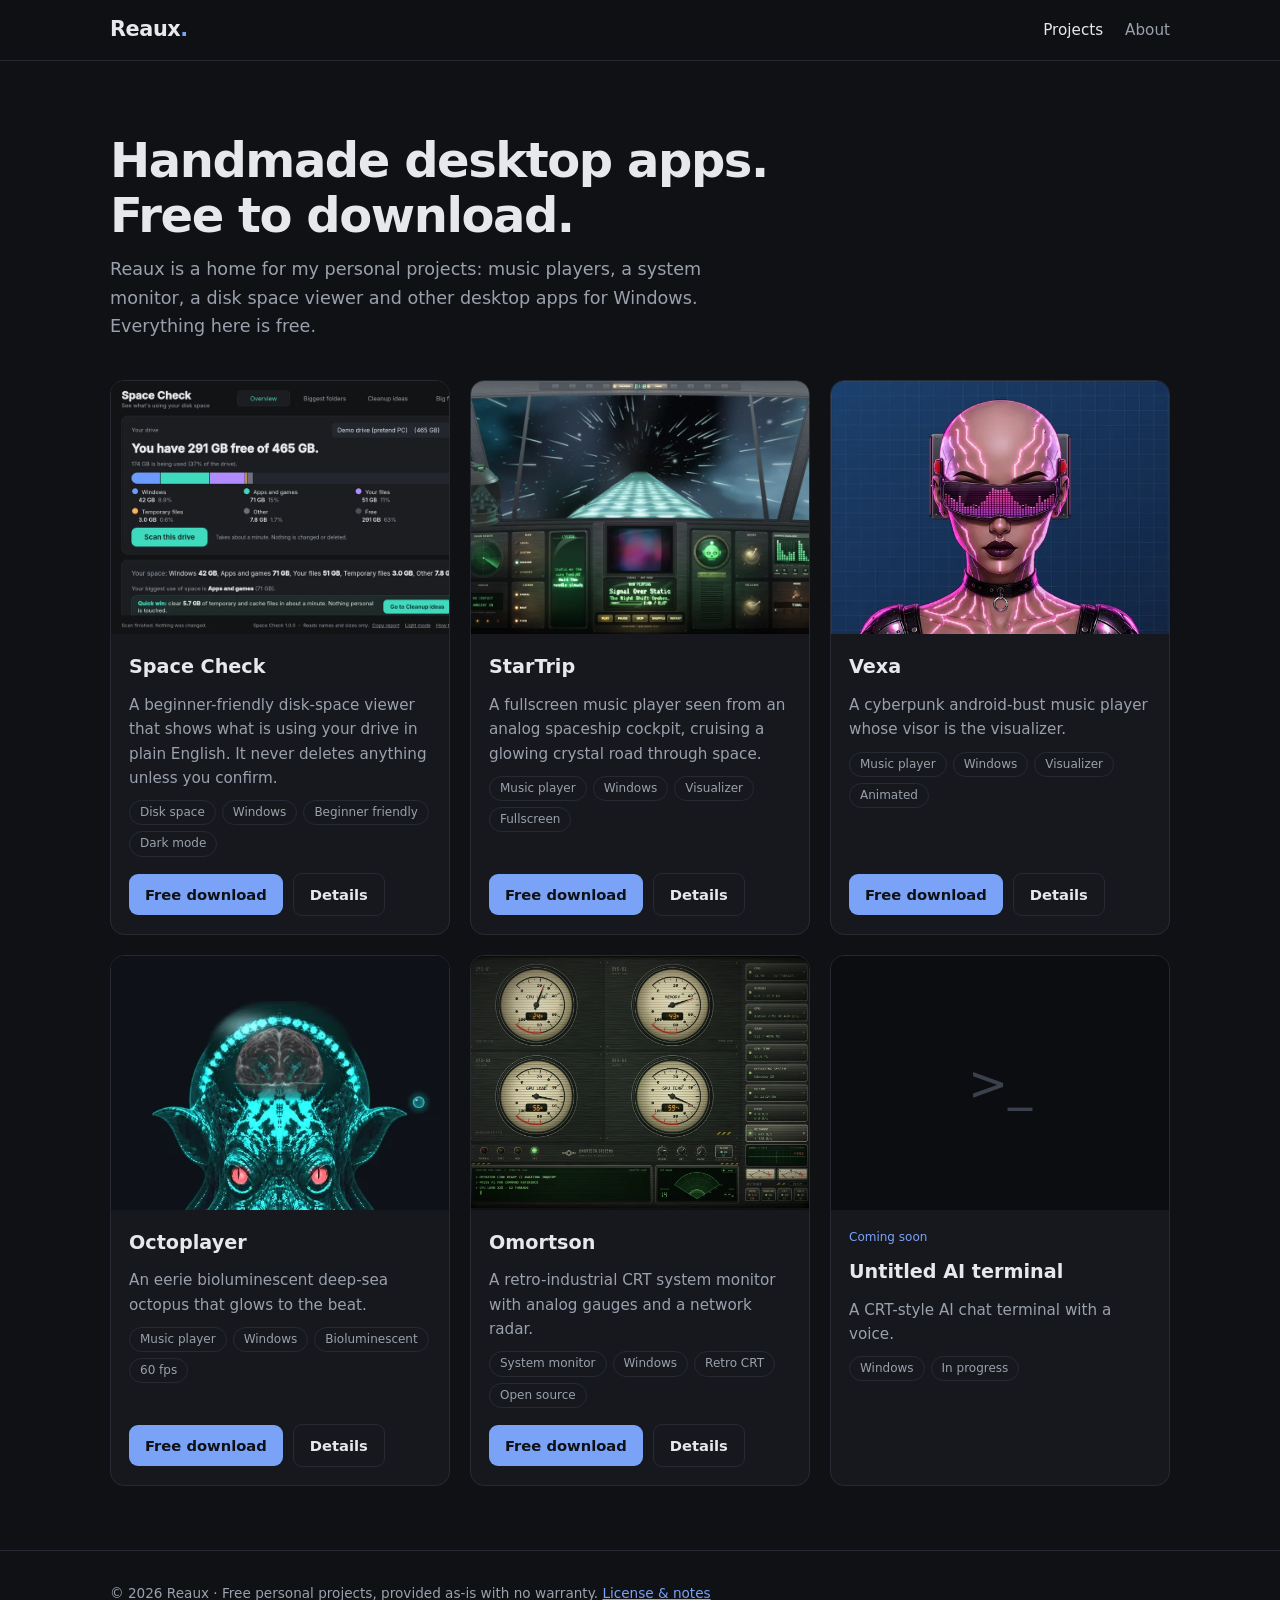
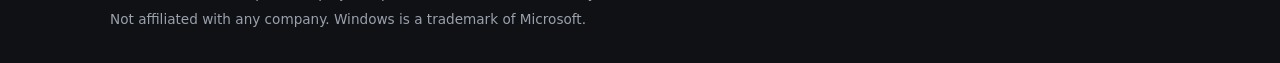
<file: index.html>
<!doctype html><html lang="en"><head><meta charset="utf-8"><meta name="viewport" content="width=device-width,initial-scale=1">
<title>Reaux · Free desktop apps</title><meta name="description" content="Reaux: free, handmade animated desktop apps for Windows, including Vexa, Octoplayer and Space Check."><meta name="theme-color" content="#0f1115">
<link rel="icon" href="favicon.svg" type="image/svg+xml"><link rel="stylesheet" href="style.css">
<meta property="og:type" content="website"><meta property="og:site_name" content="Reaux"><meta property="og:title" content="Reaux · Free desktop apps">
<meta property="og:description" content="Reaux: free, handmade animated desktop apps for Windows, including Vexa, Octoplayer and Space Check."><meta property="og:url" content="https://roryp1147.github.io/"><meta property="og:image" content="https://roryp1147.github.io/img/og.webp">
<meta name="twitter:card" content="summary_large_image"></head><body><a class="skip" href="#main">Skip to content</a>
<header><div class="wrap"><a class="logo" href="index.html" aria-label="Reaux home">Reaux<span>.</span></a>
<nav aria-label="Main"><a href="index.html" aria-current="page">Projects</a><a href="about.html">About</a></nav></div></header><main id="main"><div class="wrap"><section class="hero"><h1>Handmade desktop apps.<br>Free to download.</h1>
<p>Reaux is a home for my personal projects: music players, a system monitor, a disk space viewer and other desktop apps for Windows. Everything here is free.</p></section>
<section aria-label="Projects" class="grid"><article class="card"><a class="thumb" href="projects/spacecheck.html" tabindex="-1" aria-hidden="true"><img src="img/spacecheck-card.webp" alt="" loading="lazy" width="800" height="600"></a>
<div class="body"><h2>Space Check</h2><p>A beginner-friendly disk-space viewer that shows what is using your drive in plain English. It never deletes anything unless you confirm.</p><ul class="tags" aria-label="Tags"><li>Disk space</li><li>Windows</li><li>Beginner friendly</li><li>Dark mode</li></ul>
<div class="actions"><a class="btn" href="https://github.com/roryp1147/spacecheck/releases/latest/download/SpaceCheck-1.0.0-win64.zip">Free download</a><a class="btn ghost" href="projects/spacecheck.html">Details<span class="skip"> about Space Check</span></a></div></div></article><article class="card"><a class="thumb" href="projects/startrip.html" tabindex="-1" aria-hidden="true"><img src="img/startrip-card.webp" alt="" loading="lazy" width="800" height="600"></a>
<div class="body"><h2>StarTrip</h2><p>A fullscreen music player seen from an analog spaceship cockpit, cruising a glowing crystal road through space.</p><ul class="tags" aria-label="Tags"><li>Music player</li><li>Windows</li><li>Visualizer</li><li>Fullscreen</li></ul>
<div class="actions"><a class="btn" href="https://github.com/roryp1147/startrip/releases/latest/download/StarTrip-1.0.0-win64.zip">Free download</a><a class="btn ghost" href="projects/startrip.html">Details<span class="skip"> about StarTrip</span></a></div></div></article><article class="card"><a class="thumb" href="projects/vexa.html" tabindex="-1" aria-hidden="true"><img src="img/vexa-spectrum.webp" alt="" loading="lazy" width="553" height="811"></a>
<div class="body"><h2>Vexa</h2><p>A cyberpunk android-bust music player whose visor is the visualizer.</p><ul class="tags" aria-label="Tags"><li>Music player</li><li>Windows</li><li>Visualizer</li><li>Animated</li></ul>
<div class="actions"><a class="btn" href="https://github.com/roryp1147/vexa/releases/latest/download/Vexa-1.0.0-win64.zip">Free download</a><a class="btn ghost" href="projects/vexa.html">Details<span class="skip"> about Vexa</span></a></div></div></article><article class="card"><a class="thumb" href="projects/octoplayer.html" tabindex="-1" aria-hidden="true"><img src="img/octo-beat.webp" alt="" loading="lazy" width="553" height="811"></a>
<div class="body"><h2>Octoplayer</h2><p>An eerie bioluminescent deep-sea octopus that glows to the beat.</p><ul class="tags" aria-label="Tags"><li>Music player</li><li>Windows</li><li>Bioluminescent</li><li>60 fps</li></ul>
<div class="actions"><a class="btn" href="https://github.com/roryp1147/octoplayer/releases/latest/download/Octoplayer-1.0.0-win64.zip">Free download</a><a class="btn ghost" href="projects/octoplayer.html">Details<span class="skip"> about Octoplayer</span></a></div></div></article><article class="card"><a class="thumb" href="projects/omortson.html" tabindex="-1" aria-hidden="true"><img src="img/omortson.webp" alt="" loading="lazy" width="1266" height="909"></a>
<div class="body"><h2>Omortson</h2><p>A retro-industrial CRT system monitor with analog gauges and a network radar.</p><ul class="tags" aria-label="Tags"><li>System monitor</li><li>Windows</li><li>Retro CRT</li><li>Open source</li></ul>
<div class="actions"><a class="btn" href="https://github.com/roryp1147/omortson/releases/latest/download/Omortson-1.0.1-win64.zip">Free download</a><a class="btn ghost" href="projects/omortson.html">Details<span class="skip"> about Omortson</span></a></div></div></article><article class="card soon"><div class="thumb" aria-hidden="true">&gt;_</div><div class="body"><span class="badge">Coming soon</span><h2>Untitled AI terminal</h2><p>A CRT-style AI chat terminal with a voice.</p><ul class="tags"><li>Windows</li><li>In progress</li></ul></div></article></section></div></main><footer><div class="wrap"><p>&copy; <span id="y">2026</span> Reaux &middot; Free personal projects, provided as-is with no warranty. <a href="about.html#license">License &amp; notes</a></p>
<p>Not affiliated with any company. Windows is a trademark of Microsoft.</p></div></footer><script>document.getElementById('y').textContent=new Date().getFullYear()</script></body></html>
</file>
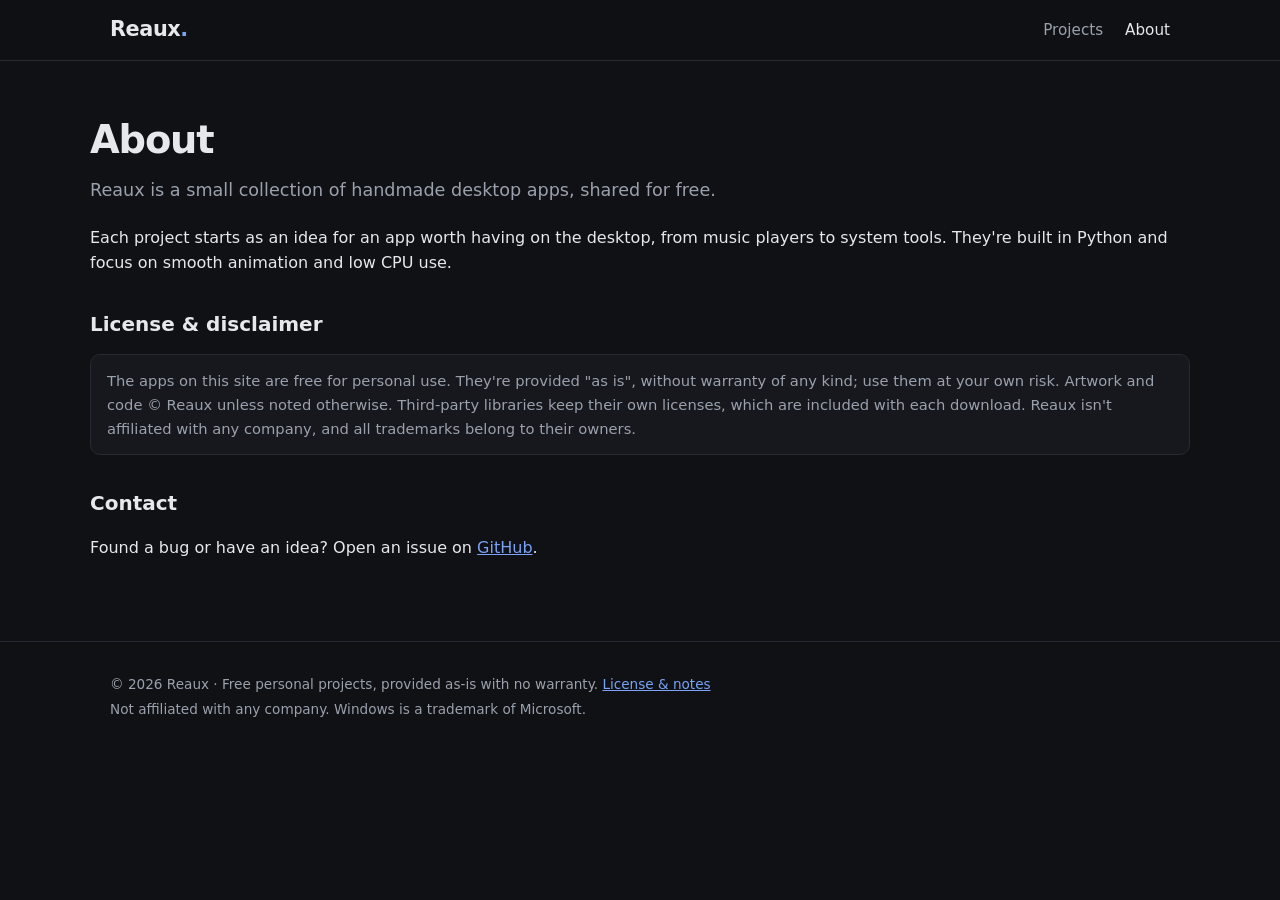
<file: about.html>
<!doctype html><html lang="en"><head><meta charset="utf-8"><meta name="viewport" content="width=device-width,initial-scale=1">
<title>About · Reaux</title><meta name="description" content="About Reaux and its free desktop apps."><meta name="theme-color" content="#0f1115">
<link rel="icon" href="favicon.svg" type="image/svg+xml"><link rel="stylesheet" href="style.css">
<meta property="og:type" content="website"><meta property="og:site_name" content="Reaux"><meta property="og:title" content="About · Reaux">
<meta property="og:description" content="About Reaux and its free desktop apps."><meta property="og:url" content="https://roryp1147.github.io/about.html"><meta property="og:image" content="https://roryp1147.github.io/img/og.webp">
<meta name="twitter:card" content="summary_large_image"></head><body><a class="skip" href="#main">Skip to content</a>
<header><div class="wrap"><a class="logo" href="index.html" aria-label="Reaux home">Reaux<span>.</span></a>
<nav aria-label="Main"><a href="index.html">Projects</a><a href="about.html" aria-current="page">About</a></nav></div></header><main id="main"><div class="wrap detail"><h1>About</h1><p class="lead">Reaux is a small collection of handmade desktop apps, shared for free.</p>
<p>Each project starts as an idea for an app worth having on the desktop, from music players to system tools. They're built in Python and focus on smooth animation and low CPU use.</p>
<section id="license"><h2>License &amp; disclaimer</h2><p class="note">The apps on this site are free for personal use. They're provided "as is", without warranty of any kind; use them at your own risk. Artwork and code &copy; Reaux unless noted otherwise. Third-party libraries keep their own licenses, which are included with each download. Reaux isn't affiliated with any company, and all trademarks belong to their owners.</p></section>
<section><h2>Contact</h2><p>Found a bug or have an idea? Open an issue on <a href="https://github.com/roryp1147">GitHub</a>.</p></section></div></main><footer><div class="wrap"><p>&copy; <span id="y">2026</span> Reaux &middot; Free personal projects, provided as-is with no warranty. <a href="about.html#license">License &amp; notes</a></p>
<p>Not affiliated with any company. Windows is a trademark of Microsoft.</p></div></footer><script>document.getElementById('y').textContent=new Date().getFullYear()</script></body></html>
</file>
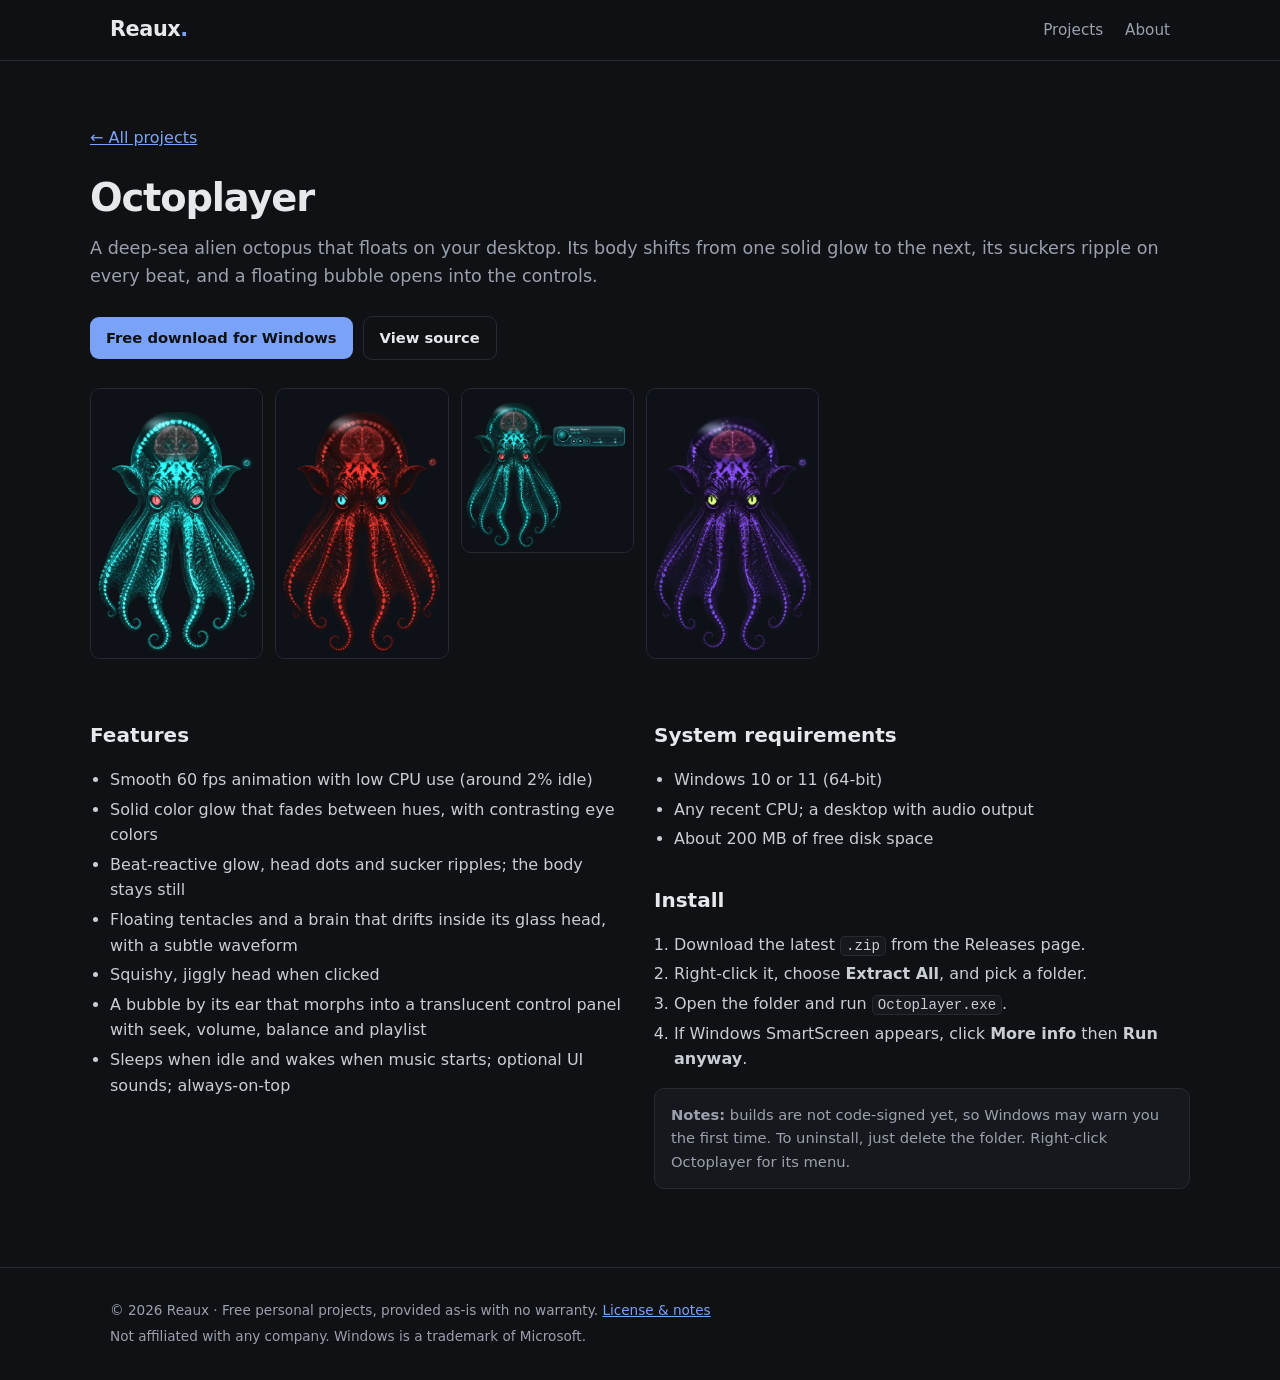
<file: projects/octoplayer.html>
<!doctype html><html lang="en"><head><meta charset="utf-8"><meta name="viewport" content="width=device-width,initial-scale=1">
<title>Octoplayer · Reaux</title><meta name="description" content="An eerie bioluminescent deep-sea octopus that glows to the beat."><meta name="theme-color" content="#0f1115">
<link rel="icon" href="../favicon.svg" type="image/svg+xml"><link rel="stylesheet" href="../style.css">
<meta property="og:type" content="website"><meta property="og:site_name" content="Reaux"><meta property="og:title" content="Octoplayer · Reaux">
<meta property="og:description" content="An eerie bioluminescent deep-sea octopus that glows to the beat."><meta property="og:url" content="https://roryp1147.github.io/projects/octoplayer.html"><meta property="og:image" content="https://roryp1147.github.io/img/octo-beat.webp">
<meta name="twitter:card" content="summary_large_image"></head><body><a class="skip" href="#main">Skip to content</a>
<header><div class="wrap"><a class="logo" href="../index.html" aria-label="Reaux home">Reaux<span>.</span></a>
<nav aria-label="Main"><a href="../index.html">Projects</a><a href="../about.html">About</a></nav></div></header><main id="main"><div class="wrap detail"><p><a href="../index.html">&larr; All projects</a></p>
<h1>Octoplayer</h1><p class="lead">A deep-sea alien octopus that floats on your desktop. Its body shifts from one solid glow to the next, its suckers ripple on every beat, and a floating bubble opens into the controls.</p>
<div class="actions"><a class="btn" href="https://github.com/roryp1147/octoplayer/releases/latest/download/Octoplayer-1.0.0-win64.zip">Free download for Windows</a><a class="btn ghost" href="https://github.com/roryp1147/octoplayer">View source</a></div>
<section aria-label="Screenshots" class="gallery"><img src="../img/octo-beat.webp" alt="Octoplayer glowing teal on a beat" loading="lazy"><img src="../img/octo-idle.webp" alt="Octoplayer idle in red" loading="lazy"><img src="../img/octo-panel.webp" alt="The bubble opened into the translucent control panel" loading="lazy"><img src="../img/octo-squish.webp" alt="Octoplayer in violet after its head is squished" loading="lazy"></section>
<div class="cols"><section><h2>Features</h2><ul class="list"><li>Smooth 60 fps animation with low CPU use (around 2% idle)</li><li>Solid color glow that fades between hues, with contrasting eye colors</li><li>Beat-reactive glow, head dots and sucker ripples; the body stays still</li><li>Floating tentacles and a brain that drifts inside its glass head, with a subtle waveform</li><li>Squishy, jiggly head when clicked</li><li>A bubble by its ear that morphs into a translucent control panel with seek, volume, balance and playlist</li><li>Sleeps when idle and wakes when music starts; optional UI sounds; always-on-top</li></ul></section>
<section><h2>System requirements</h2><ul class="list"><li>Windows 10 or 11 (64-bit)</li><li>Any recent CPU; a desktop with audio output</li><li>About 200 MB of free disk space</li></ul>
<h2>Install</h2><ol class="list"><li>Download the latest <code>.zip</code> from the Releases page.</li><li>Right-click it, choose <b>Extract All</b>, and pick a folder.</li><li>Open the folder and run <code>Octoplayer.exe</code>.</li><li>If Windows SmartScreen appears, click <b>More info</b> then <b>Run anyway</b>.</li></ol>
<p class="note"><b>Notes:</b> builds are not code-signed yet, so Windows may warn you the first time. To uninstall, just delete the folder. Right-click Octoplayer for its menu.</p></section></div></div></main><footer><div class="wrap"><p>&copy; <span id="y">2026</span> Reaux &middot; Free personal projects, provided as-is with no warranty. <a href="../about.html#license">License &amp; notes</a></p>
<p>Not affiliated with any company. Windows is a trademark of Microsoft.</p></div></footer><script>document.getElementById('y').textContent=new Date().getFullYear()</script></body></html>
</file>
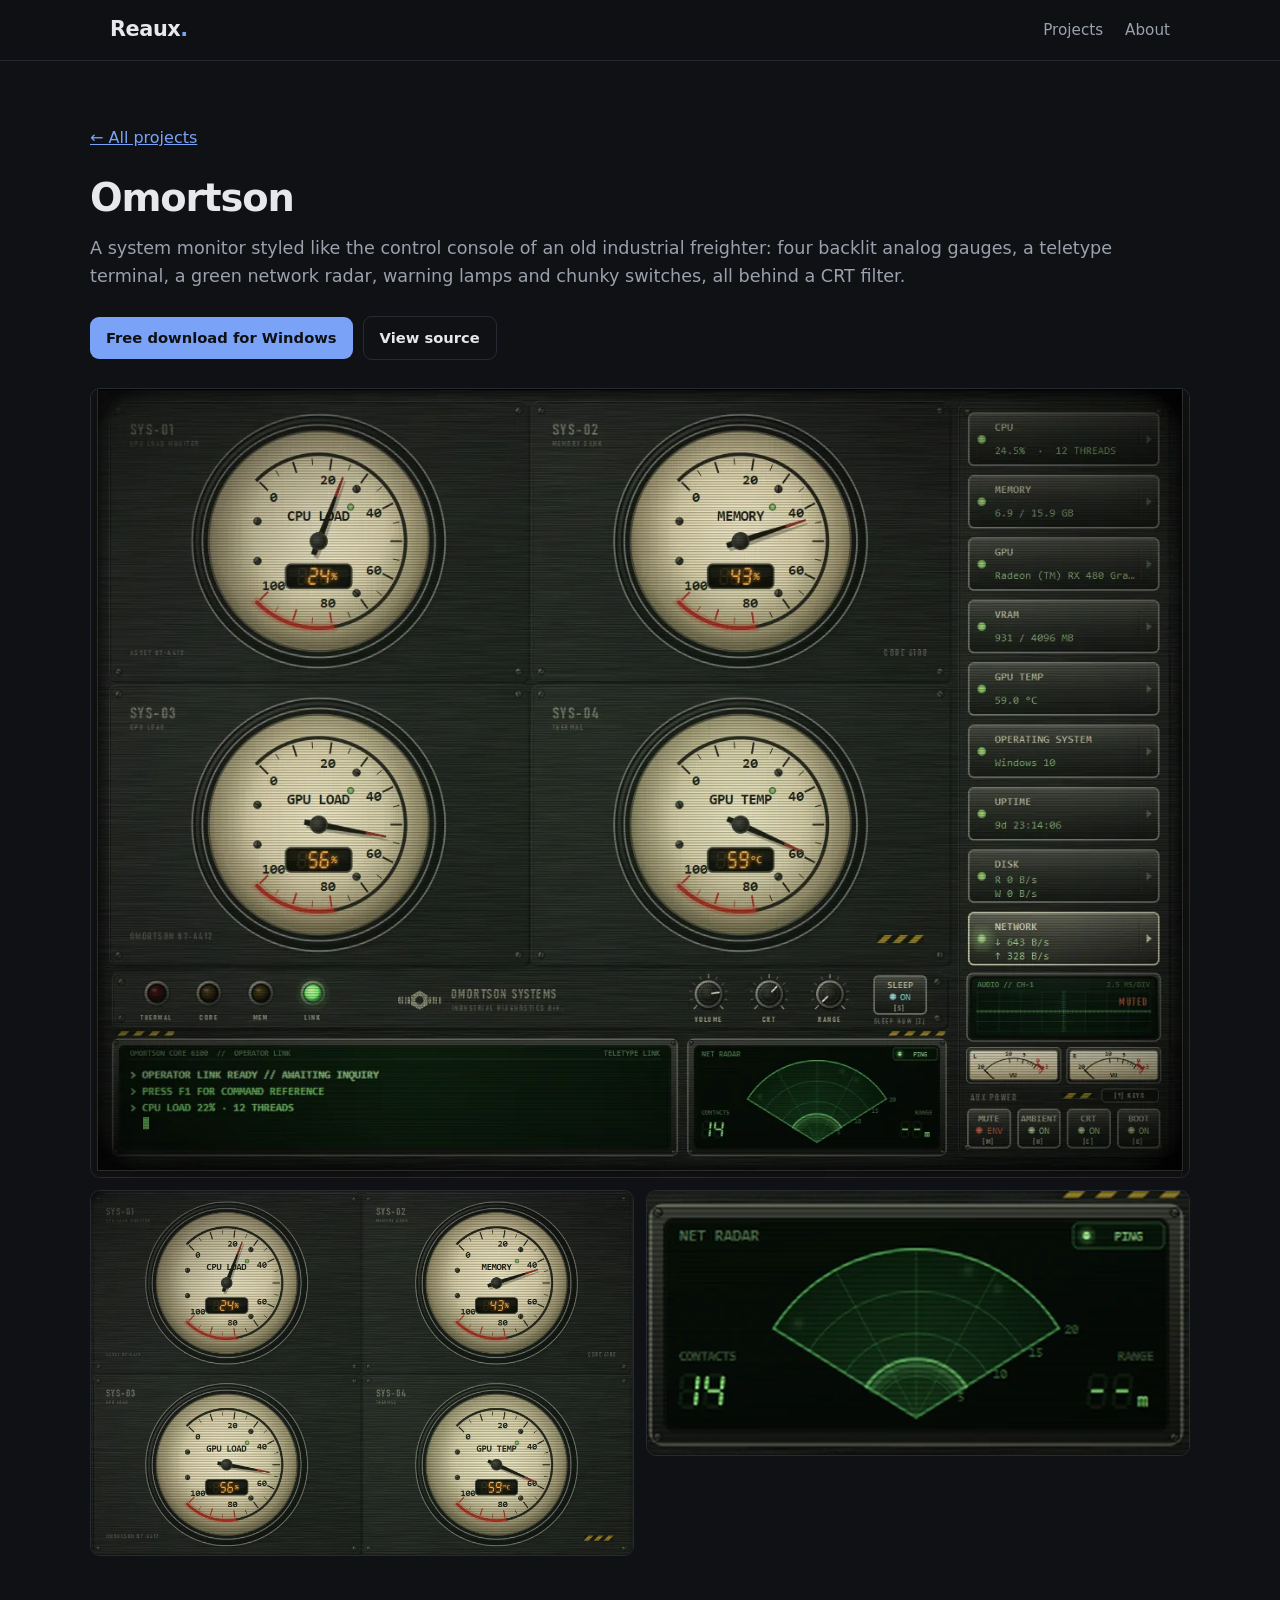
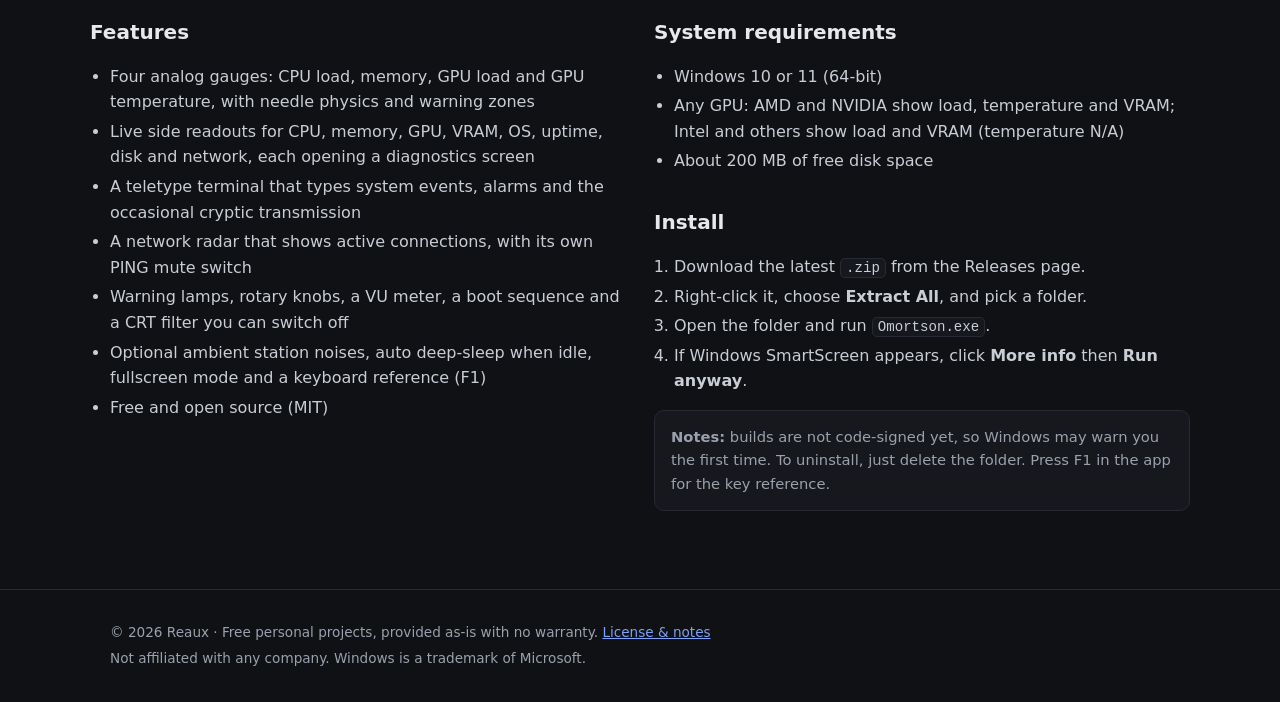
<file: projects/omortson.html>
<!doctype html><html lang="en"><head><meta charset="utf-8"><meta name="viewport" content="width=device-width,initial-scale=1">
<title>Omortson · Reaux</title><meta name="description" content="A retro-industrial CRT system monitor with analog gauges and a network radar."><meta name="theme-color" content="#0f1115">
<link rel="icon" href="../favicon.svg" type="image/svg+xml"><link rel="stylesheet" href="../style.css">
<meta property="og:type" content="website"><meta property="og:site_name" content="Reaux"><meta property="og:title" content="Omortson · Reaux">
<meta property="og:description" content="A retro-industrial CRT system monitor with analog gauges and a network radar."><meta property="og:url" content="https://roryp1147.github.io/projects/omortson.html"><meta property="og:image" content="https://roryp1147.github.io/img/omortson.webp">
<meta name="twitter:card" content="summary_large_image"></head><body><a class="skip" href="#main">Skip to content</a>
<header><div class="wrap"><a class="logo" href="../index.html" aria-label="Reaux home">Reaux<span>.</span></a>
<nav aria-label="Main"><a href="../index.html">Projects</a><a href="../about.html">About</a></nav></div></header><main id="main"><div class="wrap detail"><p><a href="../index.html">&larr; All projects</a></p>
<h1>Omortson</h1><p class="lead">A system monitor styled like the control console of an old industrial freighter: four backlit analog gauges, a teletype terminal, a green network radar, warning lamps and chunky switches, all behind a CRT filter.</p>
<div class="actions"><a class="btn" href="https://github.com/roryp1147/omortson/releases/latest/download/Omortson-1.0.1-win64.zip">Free download for Windows</a><a class="btn ghost" href="https://github.com/roryp1147/omortson">View source</a></div>
<section aria-label="Screenshots" class="gallery wide"><img src="../img/omortson.webp" alt="Omortson main console with four analog gauges, side readouts, terminal and network radar" loading="lazy"><img src="../img/omortson-gauges.webp" alt="Close-up of the CPU, memory, GPU load and GPU temperature gauges" loading="lazy"><img src="../img/omortson-radar.webp" alt="The network radar with its PING mute switch" loading="lazy"></section>
<div class="cols"><section><h2>Features</h2><ul class="list"><li>Four analog gauges: CPU load, memory, GPU load and GPU temperature, with needle physics and warning zones</li><li>Live side readouts for CPU, memory, GPU, VRAM, OS, uptime, disk and network, each opening a diagnostics screen</li><li>A teletype terminal that types system events, alarms and the occasional cryptic transmission</li><li>A network radar that shows active connections, with its own PING mute switch</li><li>Warning lamps, rotary knobs, a VU meter, a boot sequence and a CRT filter you can switch off</li><li>Optional ambient station noises, auto deep-sleep when idle, fullscreen mode and a keyboard reference (F1)</li><li>Free and open source (MIT)</li></ul></section>
<section><h2>System requirements</h2><ul class="list"><li>Windows 10 or 11 (64-bit)</li><li>Any GPU: AMD and NVIDIA show load, temperature and VRAM; Intel and others show load and VRAM (temperature N/A)</li><li>About 200 MB of free disk space</li></ul>
<h2>Install</h2><ol class="list"><li>Download the latest <code>.zip</code> from the Releases page.</li><li>Right-click it, choose <b>Extract All</b>, and pick a folder.</li><li>Open the folder and run <code>Omortson.exe</code>.</li><li>If Windows SmartScreen appears, click <b>More info</b> then <b>Run anyway</b>.</li></ol>
<p class="note"><b>Notes:</b> builds are not code-signed yet, so Windows may warn you the first time. To uninstall, just delete the folder. Press F1 in the app for the key reference.</p></section></div></div></main><footer><div class="wrap"><p>&copy; <span id="y">2026</span> Reaux &middot; Free personal projects, provided as-is with no warranty. <a href="../about.html#license">License &amp; notes</a></p>
<p>Not affiliated with any company. Windows is a trademark of Microsoft.</p></div></footer><script>document.getElementById('y').textContent=new Date().getFullYear()</script></body></html>
</file>
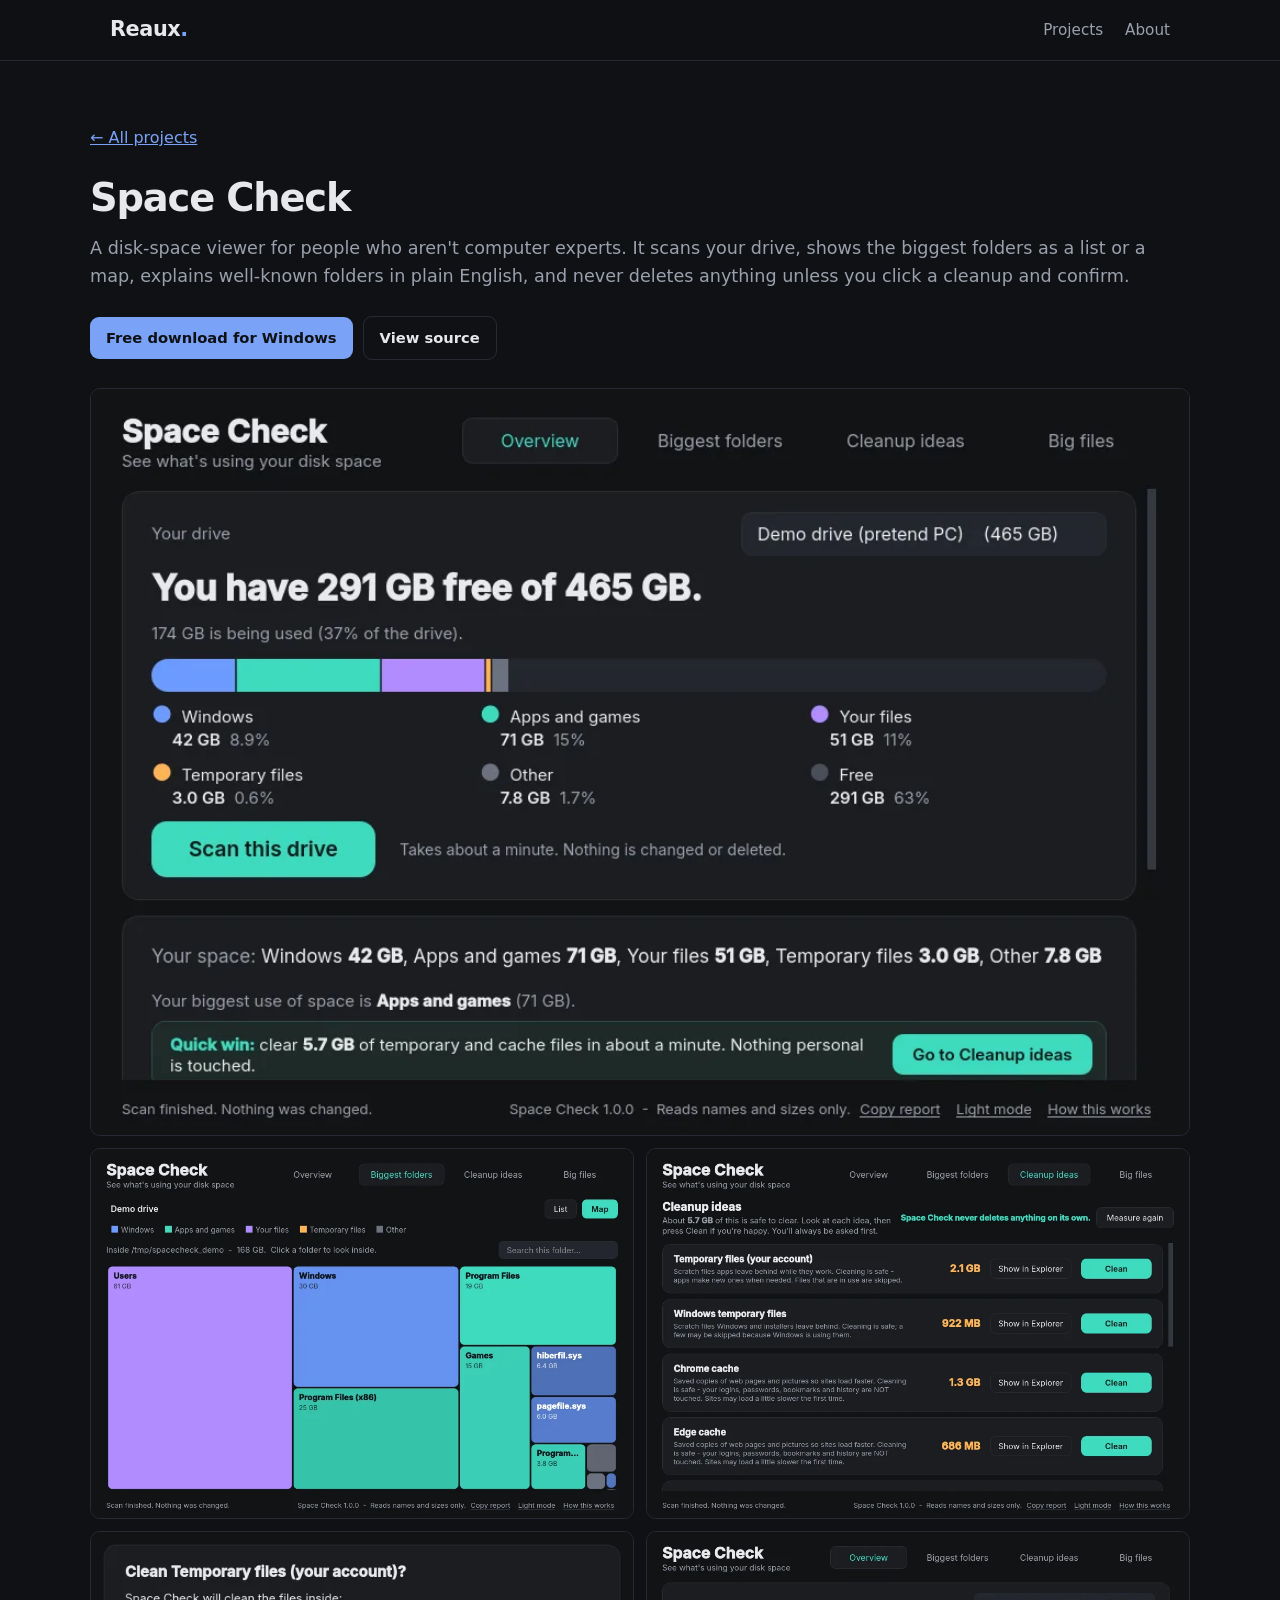
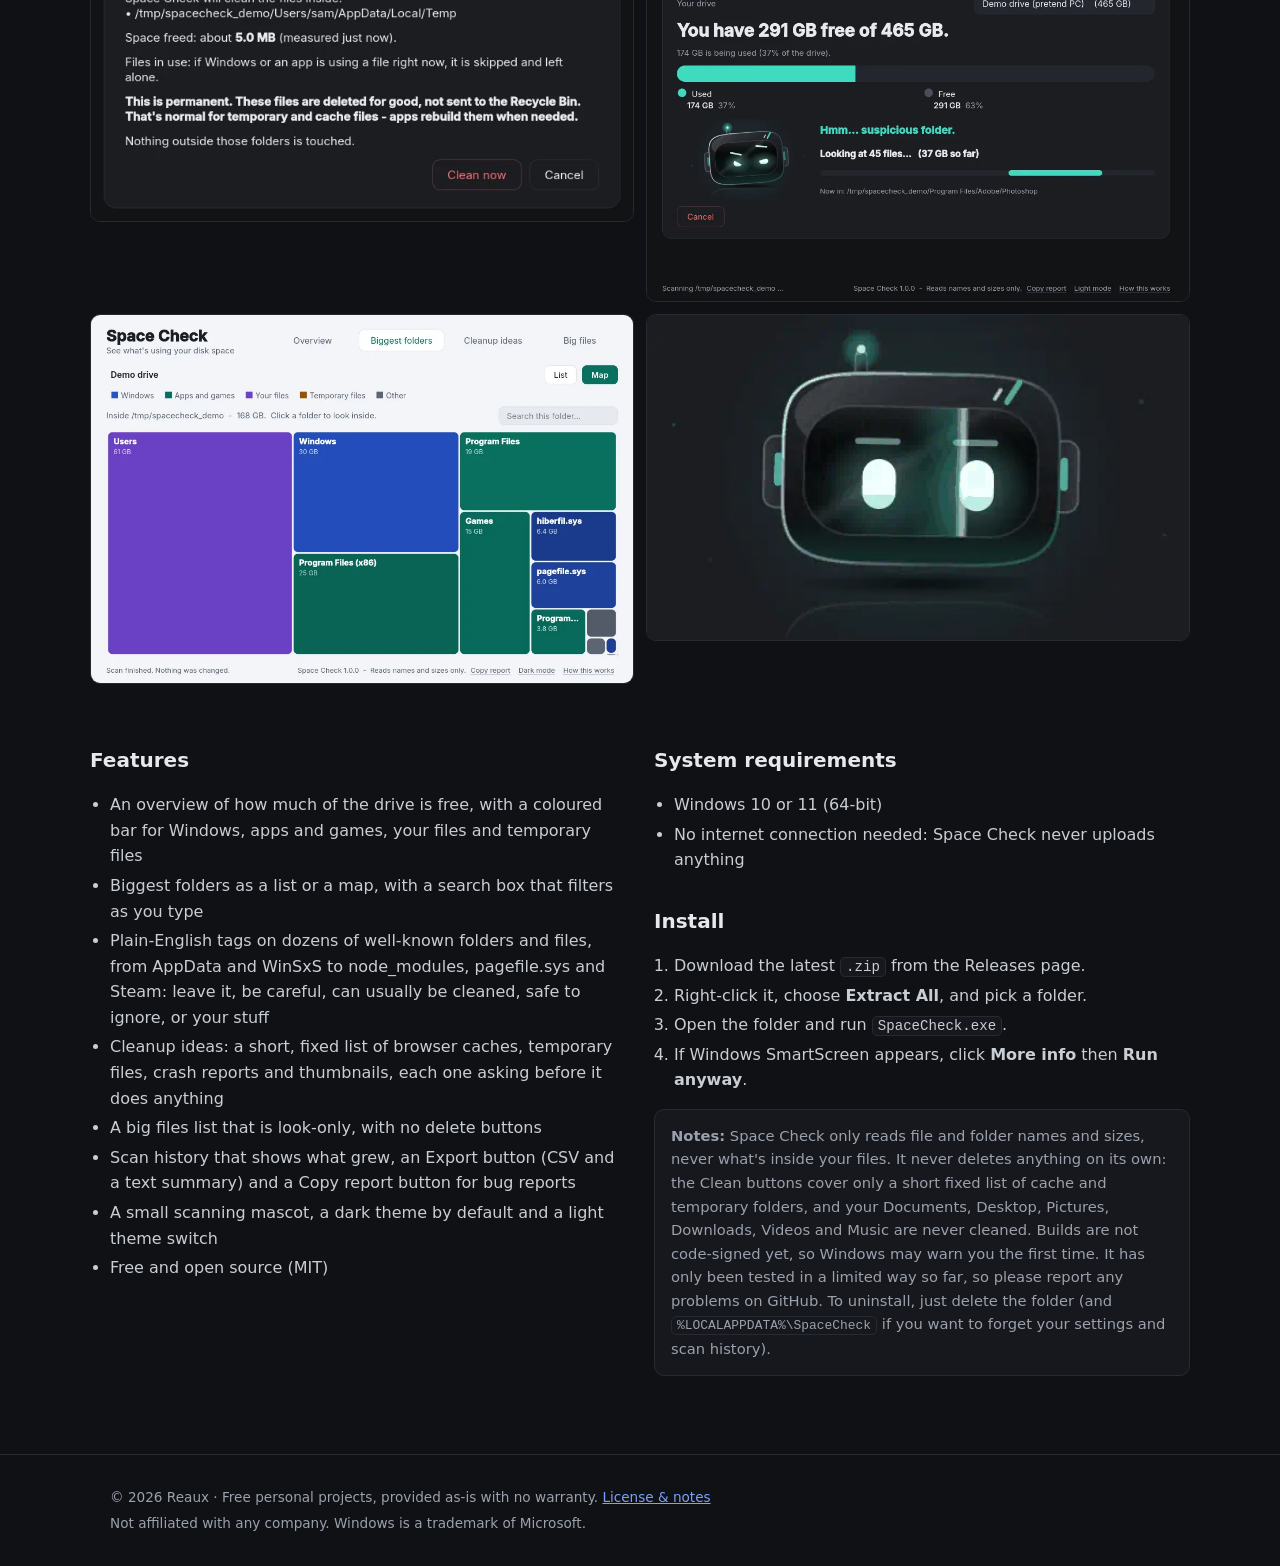
<file: projects/spacecheck.html>
<!doctype html><html lang="en"><head><meta charset="utf-8"><meta name="viewport" content="width=device-width,initial-scale=1">
<title>Space Check · Reaux</title><meta name="description" content="A beginner-friendly disk-space viewer that shows what is using your drive in plain English, and never deletes anything unless you confirm."><meta name="theme-color" content="#0f1115">
<link rel="icon" href="../favicon.svg" type="image/svg+xml"><link rel="stylesheet" href="../style.css">
<meta property="og:type" content="website"><meta property="og:site_name" content="Reaux"><meta property="og:title" content="Space Check · Reaux">
<meta property="og:description" content="A beginner-friendly disk-space viewer that shows what is using your drive in plain English, and never deletes anything unless you confirm."><meta property="og:url" content="https://roryp1147.github.io/projects/spacecheck.html"><meta property="og:image" content="https://roryp1147.github.io/img/spacecheck-card.webp">
<meta name="twitter:card" content="summary_large_image"></head><body><a class="skip" href="#main">Skip to content</a>
<header><div class="wrap"><a class="logo" href="../index.html" aria-label="Reaux home">Reaux<span>.</span></a>
<nav aria-label="Main"><a href="../index.html">Projects</a><a href="../about.html">About</a></nav></div></header><main id="main"><div class="wrap detail"><p><a href="../index.html">&larr; All projects</a></p>
<h1>Space Check</h1><p class="lead">A disk-space viewer for people who aren't computer experts. It scans your drive, shows the biggest folders as a list or a map, explains well-known folders in plain English, and never deletes anything unless you click a cleanup and confirm.</p>
<div class="actions"><a class="btn" href="https://github.com/roryp1147/spacecheck/releases/latest/download/SpaceCheck-1.0.0-win64.zip">Free download for Windows</a><a class="btn ghost" href="https://github.com/roryp1147/spacecheck">View source</a></div>
<section aria-label="Screenshots" class="gallery wide"><img src="../img/spacecheck-overview.webp" alt="Space Check overview showing how much of the drive is free, with a coloured bar for Windows, apps and games, your files and temporary files" loading="lazy" width="1000" height="680"><img src="../img/spacecheck-treemap.webp" alt="The Biggest folders tab as a map, with larger blocks for larger folders" loading="lazy" width="1000" height="680"><img src="../img/spacecheck-cleanup.webp" alt="The Cleanup ideas tab: a short list of cache and temporary folders, each with a plain explanation and a Clean button" loading="lazy" width="1000" height="680"><img src="../img/spacecheck-confirm.webp" alt="The confirmation box that explains exactly what a cleanup will do, with Cancel as the default button" loading="lazy" width="686" height="366"><img src="../img/spacecheck-scanning.webp" alt="Space Check scanning a drive, with a small robot mascot looking suspicious" loading="lazy" width="1000" height="680"><img src="../img/spacecheck-light.webp" alt="The folder map in the light theme" loading="lazy" width="1000" height="680"><img src="../img/spacecheck-mascot.webp" alt="Animation of the scanning mascot, a small robot head giving suspicious and surprised looks" loading="lazy" width="500" height="300"></section>
<div class="cols"><section><h2>Features</h2><ul class="list"><li>An overview of how much of the drive is free, with a coloured bar for Windows, apps and games, your files and temporary files</li><li>Biggest folders as a list or a map, with a search box that filters as you type</li><li>Plain-English tags on dozens of well-known folders and files, from AppData and WinSxS to node_modules, pagefile.sys and Steam: leave it, be careful, can usually be cleaned, safe to ignore, or your stuff</li><li>Cleanup ideas: a short, fixed list of browser caches, temporary files, crash reports and thumbnails, each one asking before it does anything</li><li>A big files list that is look-only, with no delete buttons</li><li>Scan history that shows what grew, an Export button (CSV and a text summary) and a Copy report button for bug reports</li><li>A small scanning mascot, a dark theme by default and a light theme switch</li><li>Free and open source (MIT)</li></ul></section>
<section><h2>System requirements</h2><ul class="list"><li>Windows 10 or 11 (64-bit)</li><li>No internet connection needed: Space Check never uploads anything</li></ul>
<h2>Install</h2><ol class="list"><li>Download the latest <code>.zip</code> from the Releases page.</li><li>Right-click it, choose <b>Extract All</b>, and pick a folder.</li><li>Open the folder and run <code>SpaceCheck.exe</code>.</li><li>If Windows SmartScreen appears, click <b>More info</b> then <b>Run anyway</b>.</li></ol>
<p class="note"><b>Notes:</b> Space Check only reads file and folder names and sizes, never what's inside your files. It never deletes anything on its own: the Clean buttons cover only a short fixed list of cache and temporary folders, and your Documents, Desktop, Pictures, Downloads, Videos and Music are never cleaned. Builds are not code-signed yet, so Windows may warn you the first time. It has only been tested in a limited way so far, so please report any problems on GitHub. To uninstall, just delete the folder (and <code>%LOCALAPPDATA%\SpaceCheck</code> if you want to forget your settings and scan history).</p></section></div></div></main><footer><div class="wrap"><p>&copy; <span id="y">2026</span> Reaux &middot; Free personal projects, provided as-is with no warranty. <a href="../about.html#license">License &amp; notes</a></p>
<p>Not affiliated with any company. Windows is a trademark of Microsoft.</p></div></footer><script>document.getElementById('y').textContent=new Date().getFullYear()</script></body></html>
</file>
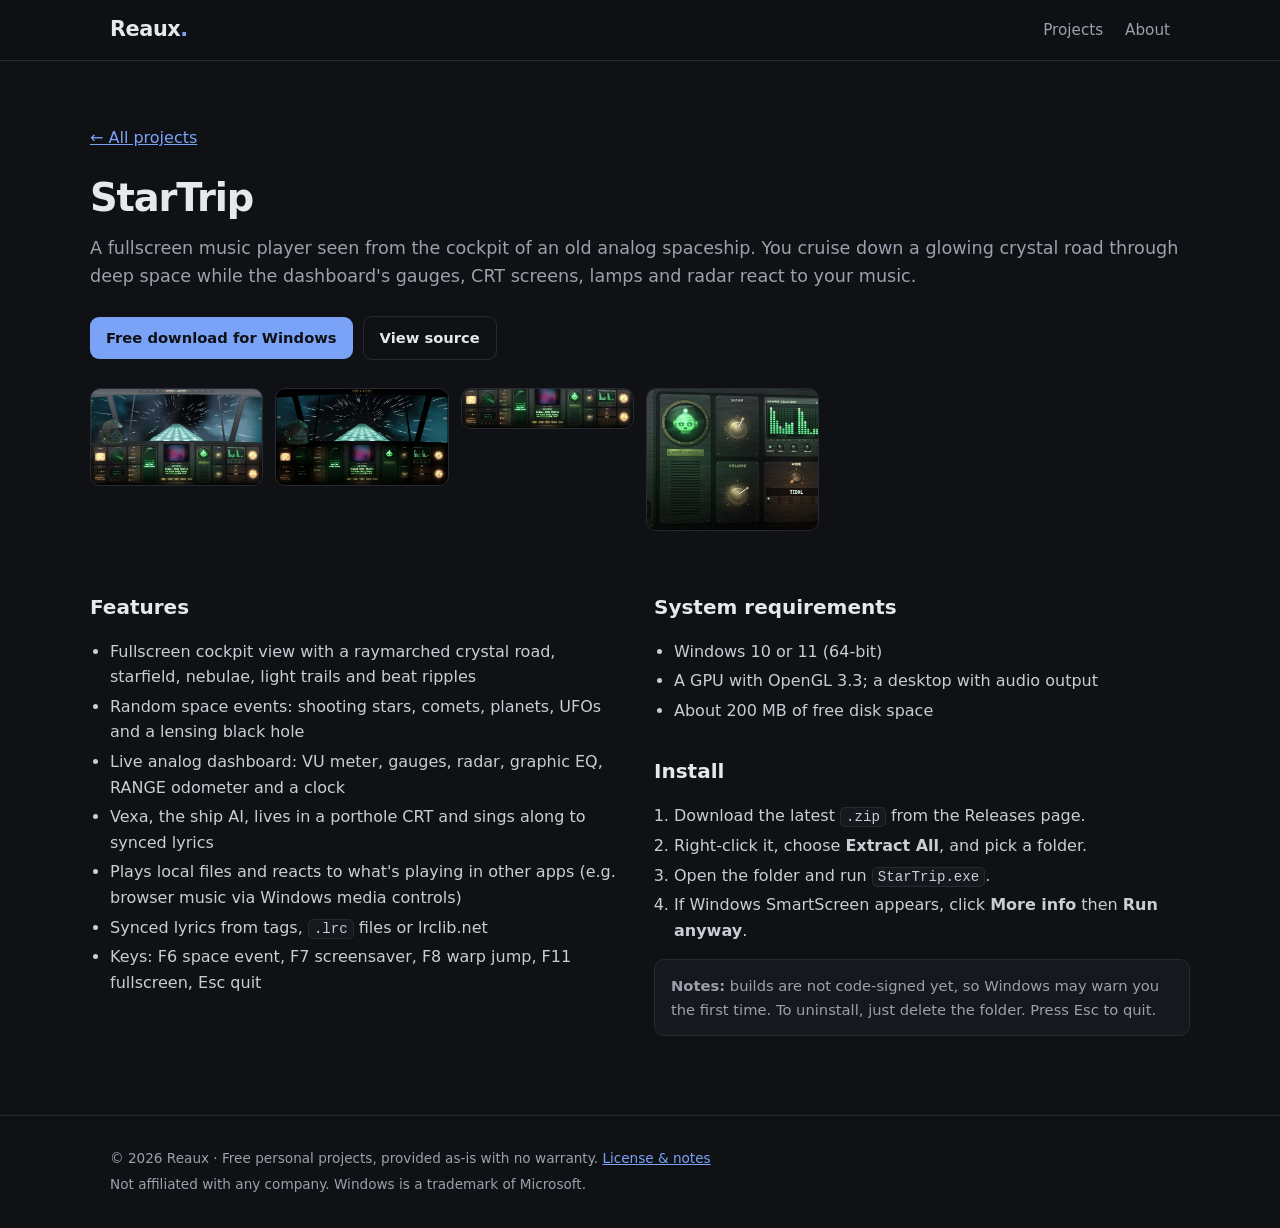
<file: projects/startrip.html>
<!doctype html><html lang="en"><head><meta charset="utf-8"><meta name="viewport" content="width=device-width,initial-scale=1">
<title>StarTrip · Reaux</title><meta name="description" content="A fullscreen music player seen from an analog spaceship cockpit."><meta name="theme-color" content="#0f1115">
<link rel="icon" href="../favicon.svg" type="image/svg+xml"><link rel="stylesheet" href="../style.css">
<meta property="og:type" content="website"><meta property="og:site_name" content="Reaux"><meta property="og:title" content="StarTrip · Reaux">
<meta property="og:description" content="A fullscreen music player seen from an analog spaceship cockpit."><meta property="og:url" content="https://roryp1147.github.io/projects/startrip.html"><meta property="og:image" content="https://roryp1147.github.io/img/startrip-road.webp">
<meta name="twitter:card" content="summary_large_image"></head><body><a class="skip" href="#main">Skip to content</a>
<header><div class="wrap"><a class="logo" href="../index.html" aria-label="Reaux home">Reaux<span>.</span></a>
<nav aria-label="Main"><a href="../index.html">Projects</a><a href="../about.html">About</a></nav></div></header><main id="main"><div class="wrap detail"><p><a href="../index.html">&larr; All projects</a></p>
<h1>StarTrip</h1><p class="lead">A fullscreen music player seen from the cockpit of an old analog spaceship. You cruise down a glowing crystal road through deep space while the dashboard's gauges, CRT screens, lamps and radar react to your music.</p>
<div class="actions"><a class="btn" href="https://github.com/roryp1147/startrip/releases/latest/download/StarTrip-1.0.0-win64.zip">Free download for Windows</a><a class="btn ghost" href="https://github.com/roryp1147/startrip">View source</a></div>
<section aria-label="Screenshots" class="gallery"><img src="../img/startrip-road.webp" alt="Cruising the crystal road under the stars" loading="lazy"><img src="../img/startrip-blackhole.webp" alt="Warp streaks and a black hole in the sky" loading="lazy"><img src="../img/startrip-dash.webp" alt="The analog dashboard: gauges, radar, lyrics and now-playing CRTs" loading="lazy"><img src="../img/startrip-vexa.webp" alt="Vexa, the ship AI, in her porthole CRT" loading="lazy"></section>
<div class="cols"><section><h2>Features</h2><ul class="list"><li>Fullscreen cockpit view with a raymarched crystal road, starfield, nebulae, light trails and beat ripples</li><li>Random space events: shooting stars, comets, planets, UFOs and a lensing black hole</li><li>Live analog dashboard: VU meter, gauges, radar, graphic EQ, RANGE odometer and a clock</li><li>Vexa, the ship AI, lives in a porthole CRT and sings along to synced lyrics</li><li>Plays local files and reacts to what's playing in other apps (e.g. browser music via Windows media controls)</li><li>Synced lyrics from tags, <code>.lrc</code> files or lrclib.net</li><li>Keys: F6 space event, F7 screensaver, F8 warp jump, F11 fullscreen, Esc quit</li></ul></section>
<section><h2>System requirements</h2><ul class="list"><li>Windows 10 or 11 (64-bit)</li><li>A GPU with OpenGL 3.3; a desktop with audio output</li><li>About 200 MB of free disk space</li></ul>
<h2>Install</h2><ol class="list"><li>Download the latest <code>.zip</code> from the Releases page.</li><li>Right-click it, choose <b>Extract All</b>, and pick a folder.</li><li>Open the folder and run <code>StarTrip.exe</code>.</li><li>If Windows SmartScreen appears, click <b>More info</b> then <b>Run anyway</b>.</li></ol>
<p class="note"><b>Notes:</b> builds are not code-signed yet, so Windows may warn you the first time. To uninstall, just delete the folder. Press Esc to quit.</p></section></div></div></main><footer><div class="wrap"><p>&copy; <span id="y">2026</span> Reaux &middot; Free personal projects, provided as-is with no warranty. <a href="../about.html#license">License &amp; notes</a></p>
<p>Not affiliated with any company. Windows is a trademark of Microsoft.</p></div></footer><script>document.getElementById('y').textContent=new Date().getFullYear()</script></body></html>
</file>
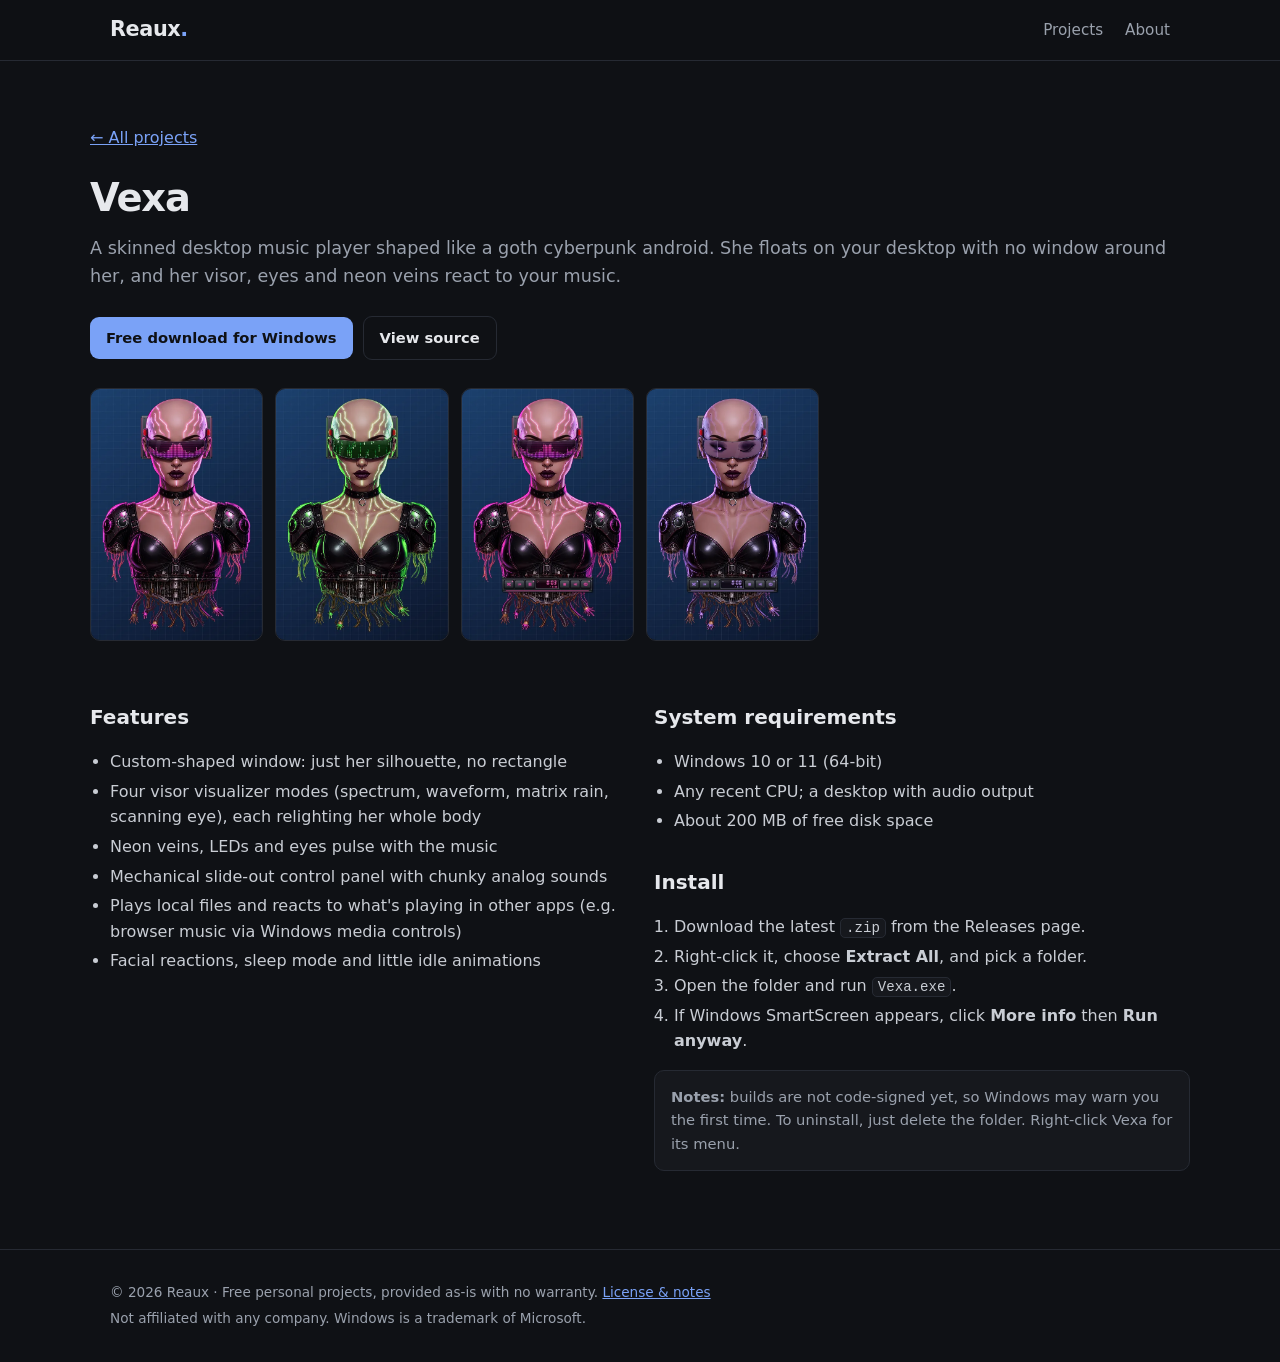
<file: projects/vexa.html>
<!doctype html><html lang="en"><head><meta charset="utf-8"><meta name="viewport" content="width=device-width,initial-scale=1">
<title>Vexa · Reaux</title><meta name="description" content="A cyberpunk android-bust music player whose visor is the visualizer."><meta name="theme-color" content="#0f1115">
<link rel="icon" href="../favicon.svg" type="image/svg+xml"><link rel="stylesheet" href="../style.css">
<meta property="og:type" content="website"><meta property="og:site_name" content="Reaux"><meta property="og:title" content="Vexa · Reaux">
<meta property="og:description" content="A cyberpunk android-bust music player whose visor is the visualizer."><meta property="og:url" content="https://roryp1147.github.io/projects/vexa.html"><meta property="og:image" content="https://roryp1147.github.io/img/vexa-spectrum.webp">
<meta name="twitter:card" content="summary_large_image"></head><body><a class="skip" href="#main">Skip to content</a>
<header><div class="wrap"><a class="logo" href="../index.html" aria-label="Reaux home">Reaux<span>.</span></a>
<nav aria-label="Main"><a href="../index.html">Projects</a><a href="../about.html">About</a></nav></div></header><main id="main"><div class="wrap detail"><p><a href="../index.html">&larr; All projects</a></p>
<h1>Vexa</h1><p class="lead">A skinned desktop music player shaped like a goth cyberpunk android. She floats on your desktop with no window around her, and her visor, eyes and neon veins react to your music.</p>
<div class="actions"><a class="btn" href="https://github.com/roryp1147/vexa/releases/latest/download/Vexa-1.0.0-win64.zip">Free download for Windows</a><a class="btn ghost" href="https://github.com/roryp1147/vexa">View source</a></div>
<section aria-label="Screenshots" class="gallery"><img src="../img/vexa-spectrum.webp" alt="Spectrum visor mode with hot-pink lighting" loading="lazy"><img src="../img/vexa-matrix.webp" alt="Matrix rain visor mode with acid-green lighting" loading="lazy"><img src="../img/vexa-panel.webp" alt="Control panel slid out while playing" loading="lazy"><img src="../img/vexa-wink.webp" alt="Vexa reacting with a wink" loading="lazy"></section>
<div class="cols"><section><h2>Features</h2><ul class="list"><li>Custom-shaped window: just her silhouette, no rectangle</li><li>Four visor visualizer modes (spectrum, waveform, matrix rain, scanning eye), each relighting her whole body</li><li>Neon veins, LEDs and eyes pulse with the music</li><li>Mechanical slide-out control panel with chunky analog sounds</li><li>Plays local files and reacts to what's playing in other apps (e.g. browser music via Windows media controls)</li><li>Facial reactions, sleep mode and little idle animations</li></ul></section>
<section><h2>System requirements</h2><ul class="list"><li>Windows 10 or 11 (64-bit)</li><li>Any recent CPU; a desktop with audio output</li><li>About 200 MB of free disk space</li></ul>
<h2>Install</h2><ol class="list"><li>Download the latest <code>.zip</code> from the Releases page.</li><li>Right-click it, choose <b>Extract All</b>, and pick a folder.</li><li>Open the folder and run <code>Vexa.exe</code>.</li><li>If Windows SmartScreen appears, click <b>More info</b> then <b>Run anyway</b>.</li></ol>
<p class="note"><b>Notes:</b> builds are not code-signed yet, so Windows may warn you the first time. To uninstall, just delete the folder. Right-click Vexa for its menu.</p></section></div></div></main><footer><div class="wrap"><p>&copy; <span id="y">2026</span> Reaux &middot; Free personal projects, provided as-is with no warranty. <a href="../about.html#license">License &amp; notes</a></p>
<p>Not affiliated with any company. Windows is a trademark of Microsoft.</p></div></footer><script>document.getElementById('y').textContent=new Date().getFullYear()</script></body></html>
</file>
<file: style.css>
:root{--bg:#0f1115;--bg2:#16181d;--line:#262a33;--text:#e6e8ec;--mute:#9aa1ad;--accent:#7aa2f7;--r:14px;color-scheme:dark}
*{box-sizing:border-box}html{-webkit-text-size-adjust:100%}
body{margin:0;background:var(--bg);color:var(--text);font:16px/1.6 Inter,system-ui,-apple-system,"Segoe UI",Roboto,sans-serif}
a{color:var(--accent)}a:focus-visible,.btn:focus-visible{outline:2px solid var(--accent);outline-offset:3px}
.wrap{max-width:1100px;margin:0 auto;padding:0 20px}
.skip{position:absolute;left:-999px}.skip:focus{left:12px;top:12px;background:var(--bg2);padding:8px 12px;border-radius:8px}
header{border-bottom:1px solid var(--line);position:sticky;top:0;background:rgba(15,17,21,.9);backdrop-filter:blur(8px);z-index:5}
header .wrap{display:flex;align-items:center;justify-content:space-between;height:60px}
.logo{font-weight:800;font-size:1.3rem;letter-spacing:-.02em;color:var(--text);text-decoration:none}.logo span{color:var(--accent)}
nav a{color:var(--mute);text-decoration:none;margin-left:22px;font-size:.95rem}nav a:hover,nav a[aria-current]{color:var(--text)}
.hero{padding:72px 0 40px}.hero h1{font-size:clamp(2rem,5vw,3rem);line-height:1.15;letter-spacing:-.03em;margin:0 0 12px}
.hero p{color:var(--mute);max-width:620px;font-size:1.1rem;margin:0}
.grid{display:grid;grid-template-columns:repeat(auto-fill,minmax(300px,1fr));gap:20px;padding-bottom:64px}
.card{background:var(--bg2);border:1px solid var(--line);border-radius:var(--r);overflow:hidden;display:flex;flex-direction:column;transition:border-color .2s,transform .2s}
.card:hover{border-color:#3a404c;transform:translateY(-2px)}
.thumb{aspect-ratio:4/3;background:#0b0d10;display:flex;align-items:center;justify-content:center;overflow:hidden}
.thumb img{width:100%;height:100%;object-fit:cover;object-position:top}
.card .body{padding:18px;display:flex;flex-direction:column;gap:10px;flex:1}
.card h2{margin:0;font-size:1.2rem}.card p{margin:0;color:var(--mute);font-size:.95rem}
.tags{display:flex;flex-wrap:wrap;gap:6px;list-style:none;padding:0;margin:0}
.tags li{font-size:.75rem;color:var(--mute);border:1px solid var(--line);border-radius:99px;padding:2px 10px}
.actions{display:flex;gap:10px;align-items:center;margin-top:auto;padding-top:6px}
.btn{display:inline-block;background:var(--accent);color:#0f1115;font-weight:600;text-decoration:none;padding:9px 16px;border-radius:9px;font-size:.92rem}
.btn:hover{filter:brightness(1.1)}.btn.ghost{background:transparent;color:var(--text);border:1px solid var(--line)}
.soon .thumb{color:#3a404c;font-size:3rem}.soon .badge{font-size:.75rem;color:var(--accent)}
.detail{padding:48px 0 64px}.detail h1{font-size:2.4rem;margin:0 0 6px;letter-spacing:-.03em}.lead{color:var(--mute);font-size:1.1rem;margin:0 0 20px}
.gallery{display:grid;grid-template-columns:repeat(auto-fill,minmax(150px,1fr));gap:12px;margin:28px 0}
.gallery img{width:100%;height:auto;border-radius:10px;border:1px solid var(--line);background:#0b0d10}
.cols{display:grid;grid-template-columns:1fr 1fr;gap:28px}@media(max-width:760px){.cols{grid-template-columns:1fr}nav a{margin-left:14px}}
section h2{font-size:1.25rem;margin:32px 0 10px}ul.list,ol.list{padding-left:20px;color:#c9cdd4}ul.list li,ol.list li{margin:4px 0}
.note{background:var(--bg2);border:1px solid var(--line);border-radius:10px;padding:14px 16px;color:var(--mute);font-size:.92rem}
code{background:var(--bg2);border:1px solid var(--line);border-radius:5px;padding:1px 5px;font-size:.88em}
footer{border-top:1px solid var(--line);color:var(--mute);font-size:.85rem;padding:28px 0}footer p{margin:4px 0}
@media(prefers-reduced-motion:reduce){*{transition:none!important}}
.gallery.wide{grid-template-columns:1fr 1fr}.gallery.wide img:first-child{grid-column:1/-1}@media(max-width:600px){.gallery.wide{grid-template-columns:1fr}}
</file>
